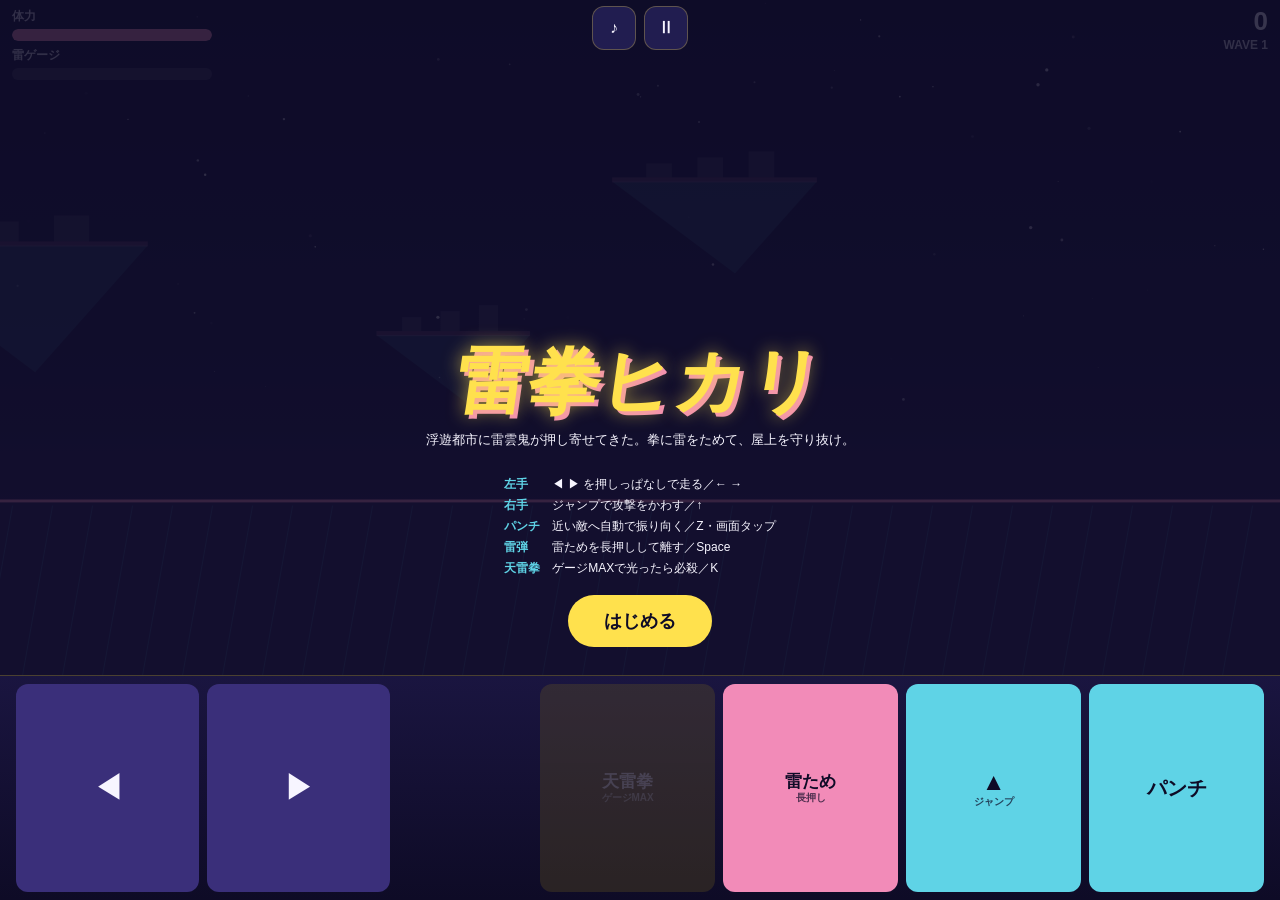
<file: index.html>
<!DOCTYPE html>
<html lang="ja">
<head>
<meta charset="UTF-8">
<meta name="viewport" content="width=device-width,initial-scale=1,maximum-scale=1,minimum-scale=1,user-scalable=no,viewport-fit=cover">
<meta name="apple-mobile-web-app-capable" content="yes">
<meta name="mobile-web-app-capable" content="yes">
<meta name="apple-mobile-web-app-status-bar-style" content="black-translucent">
<meta name="theme-color" content="#0e0b26">
<meta name="description" content="浮遊都市の屋上で、拳に雷をためて雷雲鬼を退けるアクション。">
<title>245｜雷拳ヒカリ</title>
<link rel="stylesheet" href="style.css">
    <meta property="og:title" content="245｜雷拳ヒカリ">
    <meta property="og:description" content="スマホ・PCのブラウザで遊べる無料ゲームです。インストール不要！">
    <meta property="og:url" content="https://titan11111.github.io/245-raiken-hikari/">
    <meta property="og:type" content="website">
    <meta name="twitter:card" content="summary">
</head>
<body>
<div id="game-shell">
  <footer id="control-deck" aria-label="操作盤">
    <div class="pad" aria-label="移動キー">
      <button type="button" class="game-btn move" id="btnLeft" aria-label="左へ走る">◀</button>
      <button type="button" class="game-btn move" id="btnRight" aria-label="右へ走る">▶</button>
    </div>
    <div class="acts" aria-label="攻撃">
      <button type="button" class="game-btn special" id="special" aria-label="必殺技 天雷拳" disabled><b>天雷拳</b><small>ゲージMAX</small></button>
      <button type="button" class="game-btn jump" id="btnJump" aria-label="ジャンプ"><b>▲</b><small>ジャンプ</small></button>
      <button type="button" class="game-btn charge" id="btnCharge" aria-label="雷ため 長押しで雷弾"><b>雷ため</b><small>長押し</small></button>
      <button type="button" class="game-btn fist" id="btnPunch" aria-label="パンチ"><b>パンチ</b></button>
    </div>
  </footer>
  <div id="game-stage">
    <div id="screen-wrap">
      <canvas id="c" aria-label="雷拳ヒカリ"></canvas>
      <div class="hud">
        <div class="hud-l">
          <div class="lbl">体力</div><div class="bar" id="hp"><i style="width:100%"></i></div>
          <div class="lbl" style="margin-top:6px">雷ゲージ</div><div class="bar" id="gauge"><i style="width:0%"></i></div>
        </div>
        <div class="hud-r"><div id="score">0</div><div id="wave">WAVE 1</div></div>
      </div>
      <div class="sys" aria-label="システム">
        <button type="button" class="sys-btn" id="btnMute" aria-label="音の切り替え">♪</button>
        <button type="button" class="sys-btn" id="btnPause" aria-label="一時停止">Ⅱ</button>
      </div>
      <div class="screen" id="title">
        <h1>雷拳ヒカリ</h1>
        <p>浮遊都市に雷雲鬼が押し寄せてきた。拳に雷をためて、屋上を守り抜け。</p>
        <div class="how">
          <b>左手</b><span>◀ ▶ を押しっぱなしで走る／← →</span>
          <b>右手</b><span>ジャンプで攻撃をかわす／↑</span>
          <b>パンチ</b><span>近い敵へ自動で振り向く／Z・画面タップ</span>
          <b>雷弾</b><span>雷ためを長押しして離す／Space</span>
          <b>天雷拳</b><span>ゲージMAXで光ったら必殺／K</span>
        </div>
        <button type="button" id="start" class="game-btn">はじめる</button>
        <div id="best"></div>
      </div>
      <div class="screen hidden" id="over">
        <h1 class="ko">KO…</h1>
        <p id="result"></p>
        <button type="button" id="retry" class="game-btn">もう一回</button>
      </div>
    </div>
  </div>
</div>
<dialog id="pauseDlg" aria-labelledby="pauseTitle">
  <h2 id="pauseTitle">一時停止</h2>
  <div class="col">
    <button type="button" class="game-btn" id="btnResume">再開</button>
    <button type="button" class="game-btn" id="btnMuteDlg">音の切り替え</button>
    <button type="button" class="game-btn" id="btnQuit">タイトルへ</button>
  </div>
</dialog>
<script src="script.js"></script>
</body>
</html>
</file>
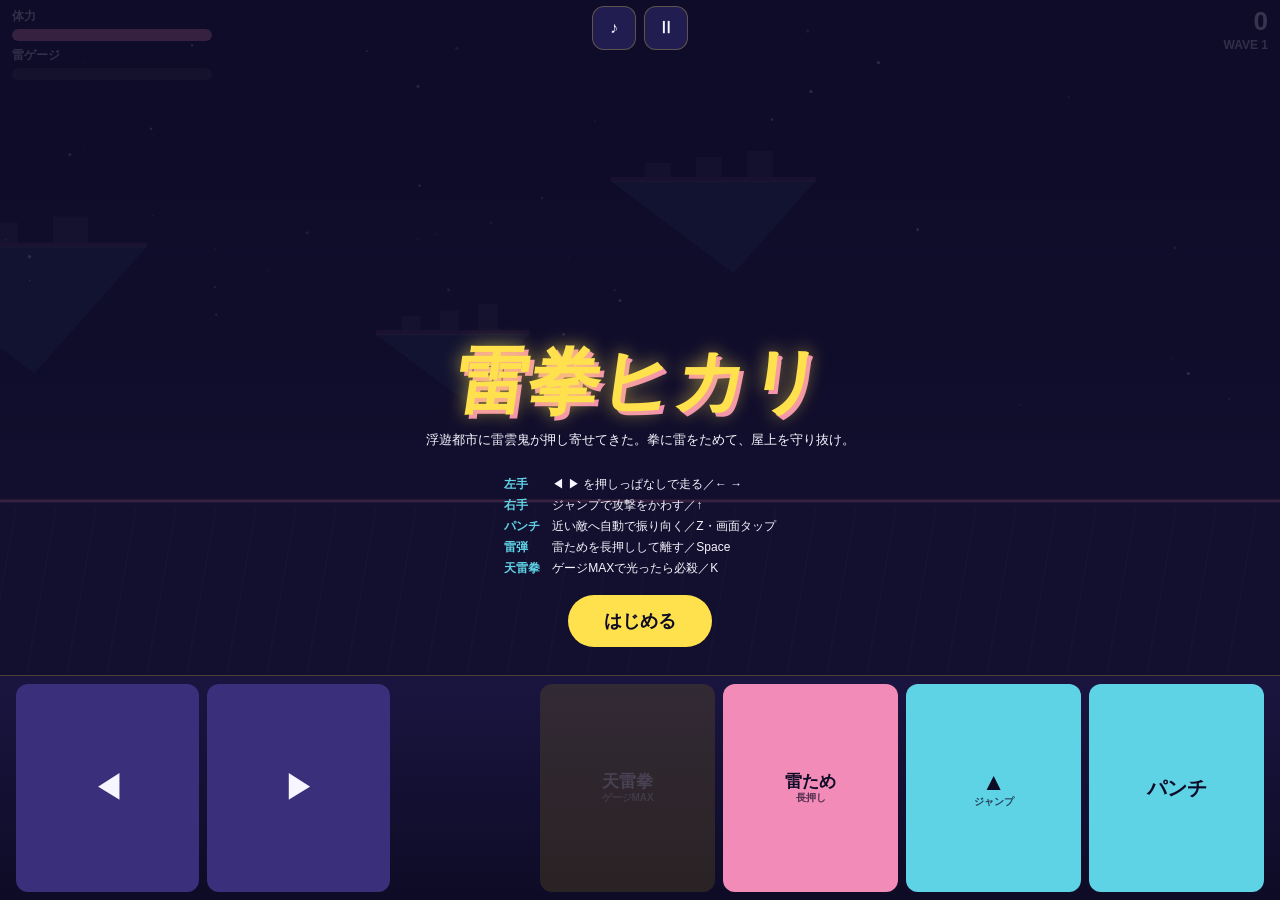
<file: raiken-hikari.html>
<!doctype html>
<html lang="ja">
<head>
<meta charset="utf-8">
<title>245｜雷拳ヒカリ</title>
<link rel="canonical" href="https://titan11111.github.io/245-raiken-hikari/">
<meta http-equiv="refresh" content="0; url=./index.html">
<script>location.replace('./index.html' + location.search + location.hash);</script>
</head>
<body>
<p>ページを移動しました。<a href="./index.html">雷拳ヒカリを開く</a></p>
</body>
</html>
</file>
<file: style.css>
*, *::before, *::after {
  box-sizing: border-box;
  -webkit-tap-highlight-color: transparent;
  -webkit-touch-callout: none;
  -webkit-user-select: none;
  user-select: none;
  -webkit-user-drag: none;
}
::selection { background: transparent; color: inherit; }
:root {
  --sky: #1d1846; --bolt: #ffe14d; --teal: #5fd3e6; --pink: #f28bb8;
  --ink: #f7f5ff; --deep: #0e0b26; --bg: #0e0b26; --fg: #f7f5ff;
}
@media (prefers-color-scheme: light) {
  :root:not([data-theme="dark"]) { --bg: #e9e6ff; --fg: #1d1846; }
}
:root[data-theme="light"] { --bg: #e9e6ff; --fg: #1d1846; }
:root[data-theme="dark"] { --bg: #0e0b26; --fg: #f7f5ff; }
html, body {
  margin: 0; padding: 0; width: 100%; height: 100%;
  overflow: hidden; overscroll-behavior: none; position: fixed;
  background: var(--bg); color: var(--fg);
  font-family: "Hiragino Kaku Gothic ProN", "Yu Gothic", sans-serif;
  touch-action: manipulation;
}
@supports (height: 100dvh) { html, body { height: 100dvh; } }

#game-shell {
  position: fixed; inset: 0; width: 100%; height: 100%; height: 100dvh;
  display: flex; flex-direction: column; touch-action: none;
}
/* DOM順は 操作盤 → ステージ。表示順だけ order で入れ替える
   （harnessのタップ検査が最初の button/canvas を掴むため、canvasを先頭に置かない） */
#game-stage { order: 1; }
#control-deck { order: 2; }
#game-stage { position: relative; flex: 0 0 75%; height: 75%; min-height: 0; }
#screen-wrap { position: absolute; inset: 0; overflow: hidden; background: var(--sky); }
canvas { position: absolute; inset: 0; display: block; width: 100%; height: 100%; touch-action: none; z-index: 0; }

.hud {
  position: absolute; left: 0; right: 0; top: max(8px, env(safe-area-inset-top));
  padding: 0 12px; display: flex; justify-content: space-between;
  pointer-events: none; color: var(--ink); z-index: 2;
}
.hud-l, .hud-r { flex: 0 1 auto; min-width: 0; }
.bar { width: min(34vw, 200px); height: 12px; border-radius: 6px; background: rgba(255,255,255,.15); overflow: hidden; margin-top: 4px; }
.bar i { display: block; height: 100%; border-radius: 6px; transition: width .12s linear; }
#hp i { background: var(--pink); }
#gauge i { background: var(--bolt); }
.lbl { font-size: 12px; font-weight: 800; opacity: .85; }
#score { font-size: 26px; text-align: right; line-height: 1; font-weight: 800; }
#wave { font-size: 12px; font-weight: 800; text-align: right; opacity: .85; margin-top: 4px; }

/* システム（ミュート・ポーズ）は画面上端の中央へ。両親指の動線から外して誤爆を防ぐ */
.sys {
  position: absolute; top: max(6px, env(safe-area-inset-top)); left: 50%;
  transform: translateX(-50%); display: flex; gap: 8px; z-index: 21; pointer-events: auto;
}
.sys-btn {
  width: 44px; height: 44px; border: 0; border-radius: 12px; cursor: pointer;
  font: inherit; font-size: 16px; font-weight: 800; line-height: 1;
  background: rgba(42,36,96,.72); color: var(--ink);
  border: 1px solid rgba(255,225,77,.28);
  touch-action: manipulation; transition: transform .08s ease, opacity .08s ease;
}
.sys-btn:active, .sys-btn.is-pressed { transform: scale(.9); opacity: .85; }
.sys-btn:focus-visible { outline: 3px solid var(--teal); outline-offset: 3px; }

.screen {
  position: absolute; inset: 0; display: flex; flex-direction: column;
  align-items: center; justify-content: flex-end;
  text-align: center;
  padding: 16px 16px 20px; color: var(--ink); background: rgba(14,11,38,.82); z-index: 20;
  pointer-events: auto;
}
.screen h1 {
  font-size: clamp(36px, 11vw, 72px); line-height: 1; color: var(--bolt);
  text-shadow: 0 0 18px rgba(255,225,77,.7), 4px 4px 0 var(--pink);
  transform: skewX(-8deg); margin: 0;
}
.screen p { max-width: 34em; line-height: 1.7; margin-top: 12px; font-size: 13px; }
.how { display: grid; grid-template-columns: auto 1fr; gap: 4px 12px; text-align: left; margin-top: 12px; font-size: 12px; }
.how b { color: var(--teal); }
.hidden { display: none !important; }
#best { margin-top: 8px; font-size: 13px; opacity: .8; }
.ko { font-size: clamp(32px, 9vw, 56px) !important; }

.game-btn {
  min-width: 48px; min-height: 48px; border: 0; border-radius: 12px;
  cursor: pointer; font: inherit; font-weight: 800;
  transition: transform .08s ease, opacity .08s ease;
  touch-action: manipulation; color: var(--deep); background: var(--bolt);
}
.game-btn:active, .game-btn.is-pressed { transform: scale(0.92); opacity: .88; }
.game-btn:focus-visible { outline: 3px solid var(--teal); outline-offset: 3px; }
.game-btn:disabled { opacity: .3; pointer-events: none; }
.screen .game-btn { margin-top: 18px; padding: 14px 36px; border-radius: 999px; font-size: 18px; }

#control-deck {
  flex: 0 0 25%; height: 25%; min-height: 0;
  display: flex; align-items: stretch; justify-content: space-between; gap: 10px;
  padding: 8px max(10px, env(safe-area-inset-right, 10px))
          max(8px, env(safe-area-inset-bottom, 8px))
          max(10px, env(safe-area-inset-left, 10px));
  background: linear-gradient(180deg, #1a1540, #0e0b26);
  border-top: 1px solid rgba(255,225,77,.25);
  z-index: 8; touch-action: none; overflow: hidden;
}
/* 左親指＝移動だけ。ジャンプは右手へ移したので「走りながら跳ぶ」が成立する */
#control-deck .pad {
  flex: 1 1 42%; max-width: 46%; display: grid; gap: 8px;
  grid-template-columns: repeat(2, minmax(0, 1fr));
  height: 100%;
}
/* 右親指＝ジャンプ＋攻撃。よく使うジャンプ／パンチを右列＝一番届く位置に置く */
#control-deck .acts {
  flex: 1 1 52%; display: grid; gap: 8px;
  grid-template-columns: repeat(2, minmax(0, 1fr));
  grid-template-rows: repeat(2, minmax(0, 1fr));
  height: 100%;
}
#control-deck .game-btn {
  min-width: 0; min-height: 0; padding: 0 2px; touch-action: none;
  display: flex; flex-direction: column; align-items: center; justify-content: center; gap: 2px;
  position: relative; overflow: hidden;
}
#control-deck .game-btn b { font-size: clamp(13px, 3.6vw, 17px); line-height: 1.05; }
#control-deck .game-btn small { font-size: 10px; opacity: .72; font-weight: 700; line-height: 1; }
#control-deck .pad .game-btn { font-size: clamp(22px, 6vw, 30px); line-height: 1; }
#control-deck .move { background: #3a2f7a; color: var(--ink); }
#control-deck .jump { background: var(--teal); }
#control-deck .jump b { font-size: clamp(18px, 5vw, 24px); }
#control-deck .fist { background: var(--teal); }
#control-deck .fist b { font-size: clamp(15px, 4.4vw, 20px); }
#control-deck .charge { background: var(--pink); }
#control-deck .special { background: #6a5a1f; color: rgba(255,255,255,.55); }

/* 雷ためボタン自身がチャージ量を表示する（キャラは画面中央にいて親指から遠いため） */
#control-deck .charge::before {
  content: ''; position: absolute; left: 0; bottom: 0; width: 100%;
  height: calc(var(--chg, 0) * 100%); background: rgba(255,225,77,.55); pointer-events: none;
}
#control-deck .charge.max { animation: chgmax .3s steps(2) infinite; }
@keyframes chgmax { 0% { background: var(--pink) } 100% { background: var(--bolt) } }

/* 天雷拳は撃てるときだけ光る（disabledの薄い表示と明確に差をつける） */
#control-deck .special.ready { background: var(--bolt); color: var(--deep); animation: rdy .6s ease-in-out infinite alternate; }
#control-deck .special.ready small { opacity: .8; }
@keyframes rdy { from { box-shadow: 0 0 0 0 rgba(255,225,77,.6) } to { box-shadow: 0 0 0 7px rgba(255,225,77,0) } }

@media (prefers-reduced-motion: reduce) {
  #control-deck .special.ready, #control-deck .charge.max { animation: none; }
}
/* 横画面は横幅が余るので操作盤を内側に寄せる */
@media (orientation: landscape) {
  #control-deck { gap: 14px; padding-left: max(16px, env(safe-area-inset-left, 16px)); padding-right: max(16px, env(safe-area-inset-right, 16px)); }
  #control-deck .pad { flex: 0 1 30%; max-width: 30%; }
  /* 2段だと1ボタン約43pxで指が入らない。1段に並べて縦いっぱい使う */
  #control-deck .acts {
    flex: 0 1 58%; grid-template-columns: repeat(4, minmax(0, 1fr)); grid-template-rows: 1fr;
  }
  #control-deck .acts .special { order: 1 }
  #control-deck .acts .charge  { order: 2 }
  #control-deck .acts .jump    { order: 3 }
  #control-deck .acts .fist    { order: 4 }
}

#pauseDlg {
  border: 0; border-radius: 16px; background: #1a1540; color: var(--ink);
  padding: 22px 20px; max-width: 320px; width: calc(100% - 40px);
}
#pauseDlg::backdrop { background: rgba(8,6,24,.72); }
#pauseDlg h2 { margin: 0 0 14px; text-align: center; color: var(--bolt); }
#pauseDlg .col { display: flex; flex-direction: column; gap: 10px; }
#pauseDlg .game-btn { width: 100%; color: var(--deep); }
</file>
